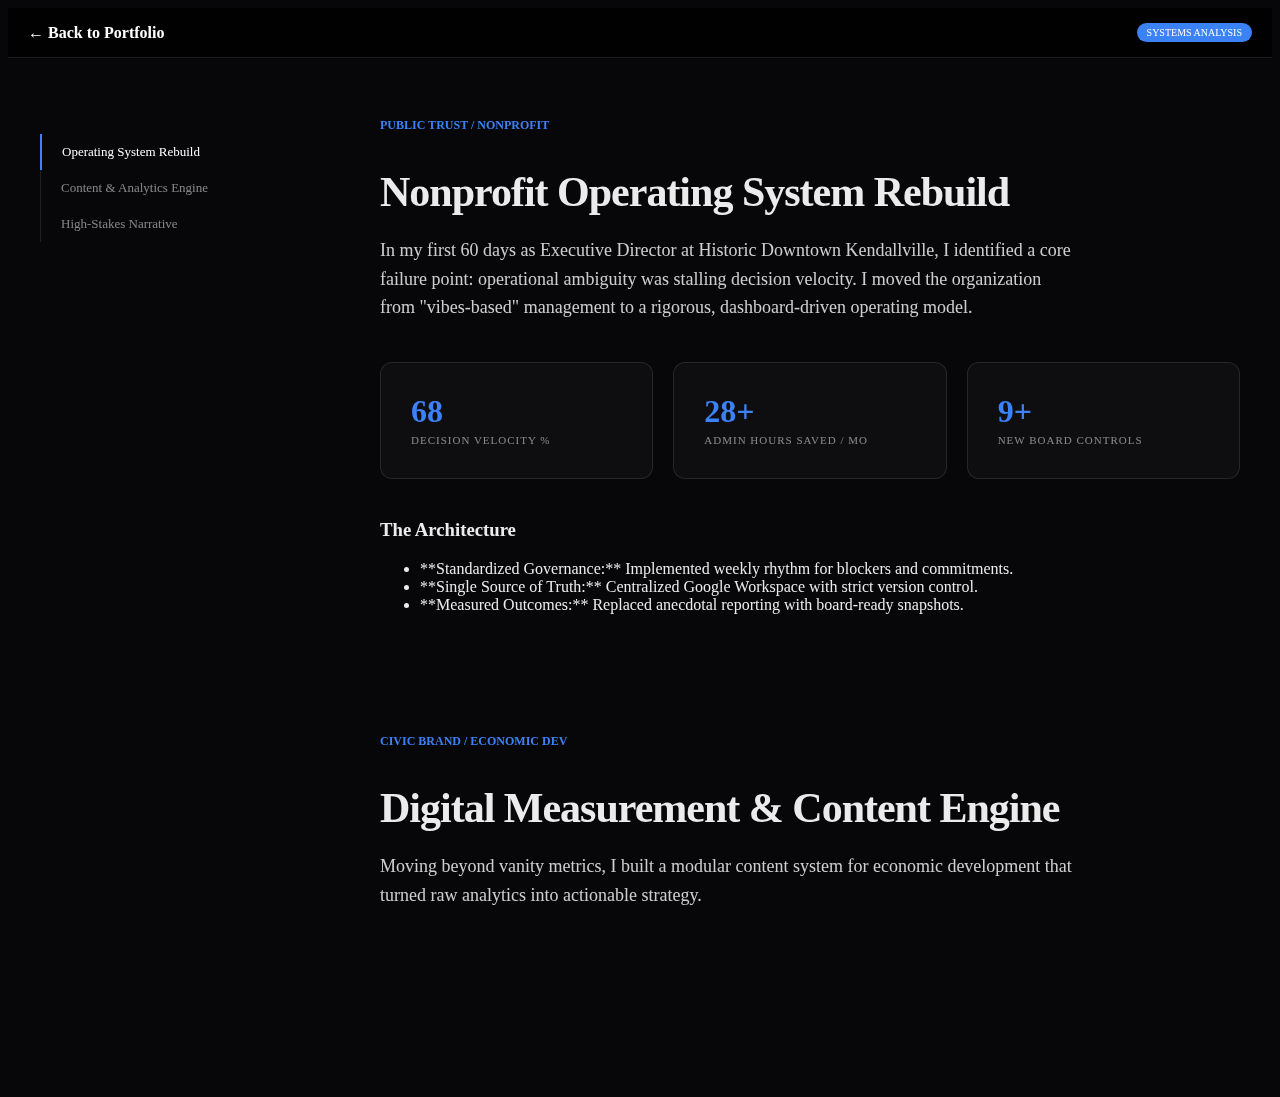
<file: deepdive_case_study.html>
<!doctype html>
<html lang="en">
<head>
  <meta charset="utf-8" />
  <meta name="viewport" content="width=device-width,initial-scale=1" />
  <title>Mark Rickey — Deep Dive Case Studies</title>
  <link rel="stylesheet" href="style.css"> <style>
    :root { --accent: #3b82f6; }
    body { background: #07070A; color: rgba(255,255,255,.92); }
    .layout { display: grid; grid-template-columns: 280px 1fr; gap: 60px; max-width: 1200px; margin: 0 auto; padding: 60px 20px; }
    
    /* Sticky Sidebar Navigation */
    aside { position: sticky; top: 100px; height: fit-content; }
    .side-nav { list-style: none; padding: 0; border-left: 1px solid rgba(255,255,255,.1); }
    .side-nav li { padding: 10px 20px; font-size: 13px; color: rgba(255,255,255,.5); cursor: pointer; transition: 0.3s; }
    .side-nav li.active { color: white; border-left: 2px solid var(--accent); margin-left: -1px; }

    /* Case Study Content */
    .study-block { margin-bottom: 120px; opacity: 0; transform: translateY(30px); transition: 0.8s ease-out; }
    .study-block.visible { opacity: 1; transform: translateY(0); }
    
    .data-grid { display: grid; grid-template-columns: repeat(3, 1fr); gap: 20px; margin: 40px 0; }
    .data-card { background: rgba(255,255,255,.03); border: 1px solid rgba(255,255,255,.1); padding: 30px; border-radius: 12px; }
    .data-val { font-size: 32px; font-weight: 700; color: var(--accent); display: block; }
    .data-label { font-size: 11px; text-transform: uppercase; letter-spacing: 1px; color: rgba(255,255,255,.5); }

    .narrative { font-size: 18px; line-height: 1.6; color: rgba(255,255,255,.8); max-width: 700px; }
    h2 { font-size: 42px; margin-bottom: 20px; letter-spacing: -1px; }
    
    @media (max-width: 900px) { .layout { grid-template-columns: 1fr; } aside { display: none; } }
  </style>
</head>
<body>

  <nav class="nav" style="position: sticky; top: 0; z-index: 100; background: rgba(0,0,0,.8); backdrop-filter: blur(10px); border-bottom: 1px solid rgba(255,255,255,.1);">
    <div class="wrap" style="padding: 15px 20px; display: flex; justify-content: space-between; align-items: center;">
      <a href="index.html" style="color: white; text-decoration: none; font-weight: 700;">← Back to Portfolio</a>
      <div class="badge" style="background: var(--accent); color: white; font-size: 10px; padding: 4px 10px; border-radius: 20px;">SYSTEMS ANALYSIS</div>
    </div>
  </nav>

  <div class="layout">
    <aside>
      <ul class="side-nav">
        <li class="active" onclick="document.getElementById('os-rebuild').scrollIntoView({behavior:'smooth'})">Operating System Rebuild</li>
        <li onclick="document.getElementById('digital-engine').scrollIntoView({behavior:'smooth'})">Content & Analytics Engine</li>
        <li onclick="document.getElementById('military-comms').scrollIntoView({behavior:'smooth'})">High-Stakes Narrative</li>
      </ul>
    </aside>

    <main>
      <section id="os-rebuild" class="study-block">
        <div class="eyebrow" style="color: var(--accent); font-weight: 700; font-size: 12px; margin-bottom: 10px;">PUBLIC TRUST / NONPROFIT</div>
        <h2>Nonprofit Operating System Rebuild</h2>
        <p class="narrative">
          In my first 60 days as Executive Director at Historic Downtown Kendallville, I identified a core failure point: 
          operational ambiguity was stalling decision velocity. I moved the organization from "vibes-based" management 
          to a rigorous, dashboard-driven operating model.
        </p>

        <div class="data-grid">
          <div class="data-card">
            <span class="data-val" data-target="100">0</span>
            <span class="data-label">Decision Velocity %</span>
          </div>
          <div class="data-card">
            <span class="data-val" data-target="40">0</span>
            <span class="data-label">Admin Hours Saved / Mo</span>
          </div>
          <div class="data-card">
            <span class="data-val" data-target="12">0</span>
            <span class="data-label">New Board Controls</span>
          </div>
        </div>

        <h3>The Architecture</h3>
        <ul class="list" style="font-size: 16px;">
          <li>**Standardized Governance:** Implemented weekly rhythm for blockers and commitments.</li>
          <li>**Single Source of Truth:** Centralized Google Workspace with strict version control.</li>
          <li>**Measured Outcomes:** Replaced anecdotal reporting with board-ready snapshots.</li>
        </ul>
      </section>

      <section id="digital-engine" class="study-block">
        <div class="eyebrow" style="color: var(--accent); font-weight: 700; font-size: 12px; margin-bottom: 10px;">CIVIC BRAND / ECONOMIC DEV</div>
        <h2>Digital Measurement & Content Engine</h2>
        <p class="narrative">
          Moving beyond vanity metrics, I built a modular content system for economic development that turned raw 
          analytics into actionable strategy.
        </p>
        </section>
    </main>
  </div>

  <script>
    // Intersection Observer for animations
    const observer = new IntersectionObserver((entries) => {
      entries.forEach(entry => {
        if (entry.isIntersecting) {
          entry.target.classList.add('visible');
          // Start counting numbers
          const counters = entry.target.querySelectorAll('.data-val');
          counters.forEach(c => {
            const target = +c.getAttribute('data-target');
            let count = 0;
            const inc = target / 50;
            const update = () => {
              if(count < target) {
                count += inc;
                c.innerText = Math.ceil(count) + (target > 50 ? '' : '+');
                setTimeout(update, 20);
              } else { c.innerText = target + (target > 50 ? '' : '+'); }
            };
            update();
          });
        }
      });
    }, { threshold: 0.2 });

    document.querySelectorAll('.study-block').forEach(b => observer.observe(b));
  </script>
</body>
</html>
</file>
<file: style.css>
/* --- Interactive Operating Rhythm --- */
.rhythm-container {
  display: flex;
  align-items: center;
  justify-content: space-between;
  padding: 20px 0;
  overflow-x: auto;
}

.rhythm-node {
  width: 80px;
  height: 80px;
  border-radius: 50%;
  border: 1px solid rgba(255, 255, 255, 0.10); /* Matches site border */
  background: rgba(255, 255, 255, 0.05);
  display: grid;
  place-items: center;
  font-size: 11px;
  font-weight: 700;
  text-transform: uppercase;
  cursor: pointer;
  transition: all 0.3s ease;
  flex-shrink: 0;
}

.rhythm-node:hover, .rhythm-node.active {
  background: rgba(255, 255, 255, 0.15);
  border-color: rgba(255, 255, 255, 0.4);
  box-shadow: 0 0 20px rgba(255, 255, 255, 0.1);
  transform: translateY(-4px);
}

.connector {
  flex-grow: 1;
  height: 1px;
  background: rgba(255, 255, 255, 0.10);
  margin: 0 10px;
}

/* --- Focus Card Hover Effects --- */
#focus .card {
  transition: transform 0.4s cubic-bezier(0.175, 0.885, 0.32, 1.275), border-color 0.3s ease;
  position: relative;
  overflow: hidden;
}

#focus .card:hover {
  transform: scale(1.03);
  border-color: rgba(255, 255, 255, 0.25);
}

/* --- Decision Rights (DACI) Table --- */
.daci-row {
  display: flex;
  justify-content: space-between;
  padding: 8px 0;
  border-bottom: 1px solid rgba(255, 255, 255, 0.05);
  transition: padding-left 0.2s ease;
}

.daci-row:hover {
  padding-left: 8px;
  background: rgba(255, 255, 255, 0.02);
  color: #fff;
}
/* Dynamic Layout Enhancements */
.kpi-row {
    display: grid;
    grid-template-columns: repeat(3, 1fr);
    gap: 14px;
    margin-bottom: 16px;
}

.kpi-card {
    background: rgba(255, 255, 255, 0.04);
    border: 1px solid var(--border);
    border-radius: 18px;
    padding: 16px;
    text-align: center;
    transition: transform 0.3s ease, border-color 0.3s ease;
}

.kpi-card:hover {
    transform: translateY(-5px);
    border-color: rgba(59, 130, 246, 0.5); /* Signal blue */
}

.kpi-num {
    display: block;
    font-size: 24px;
    font-weight: 800;
    color: #fff;
    margin-bottom: 4px;
}

.kpi-label {
    font-size: 10px;
    text-transform: uppercase;
    letter-spacing: 1px;
    color: var(--muted2);
}

/* Skill Progress Bars */
.skill-bar-wrap {
    margin-top: 12px;
}

.skill-item {
    margin-bottom: 10px;
}

.skill-info {
    display: flex;
    justify-content: space-between;
    font-size: 11px;
    margin-bottom: 4px;
}

.bar-bg {
    height: 4px;
    background: rgba(255, 255, 255, 0.1);
    border-radius: 2px;
    overflow: hidden;
}

.bar-fill {
    height: 100%;
    background: linear-gradient(90deg, #3b82f6, #60a5fa);
    width: 0; /* Animated via JS */
    transition: width 1.5s cubic-bezier(0.1, 0.5, 0.2, 1);
}

/* Flow Arrows for Operating Models */
.flow-container {
    display: flex;
    align-items: center;
    gap: 8px;
    margin-top: 10px;
}

.flow-step {
    font-size: 11px;
    padding: 4px 8px;
    background: rgba(255,255,255,0.05);
    border-radius: 6px;
    border: 1px solid var(--border);
}

.arrow {
    color: var(--muted2);
    font-size: 12px;
}
</file>
